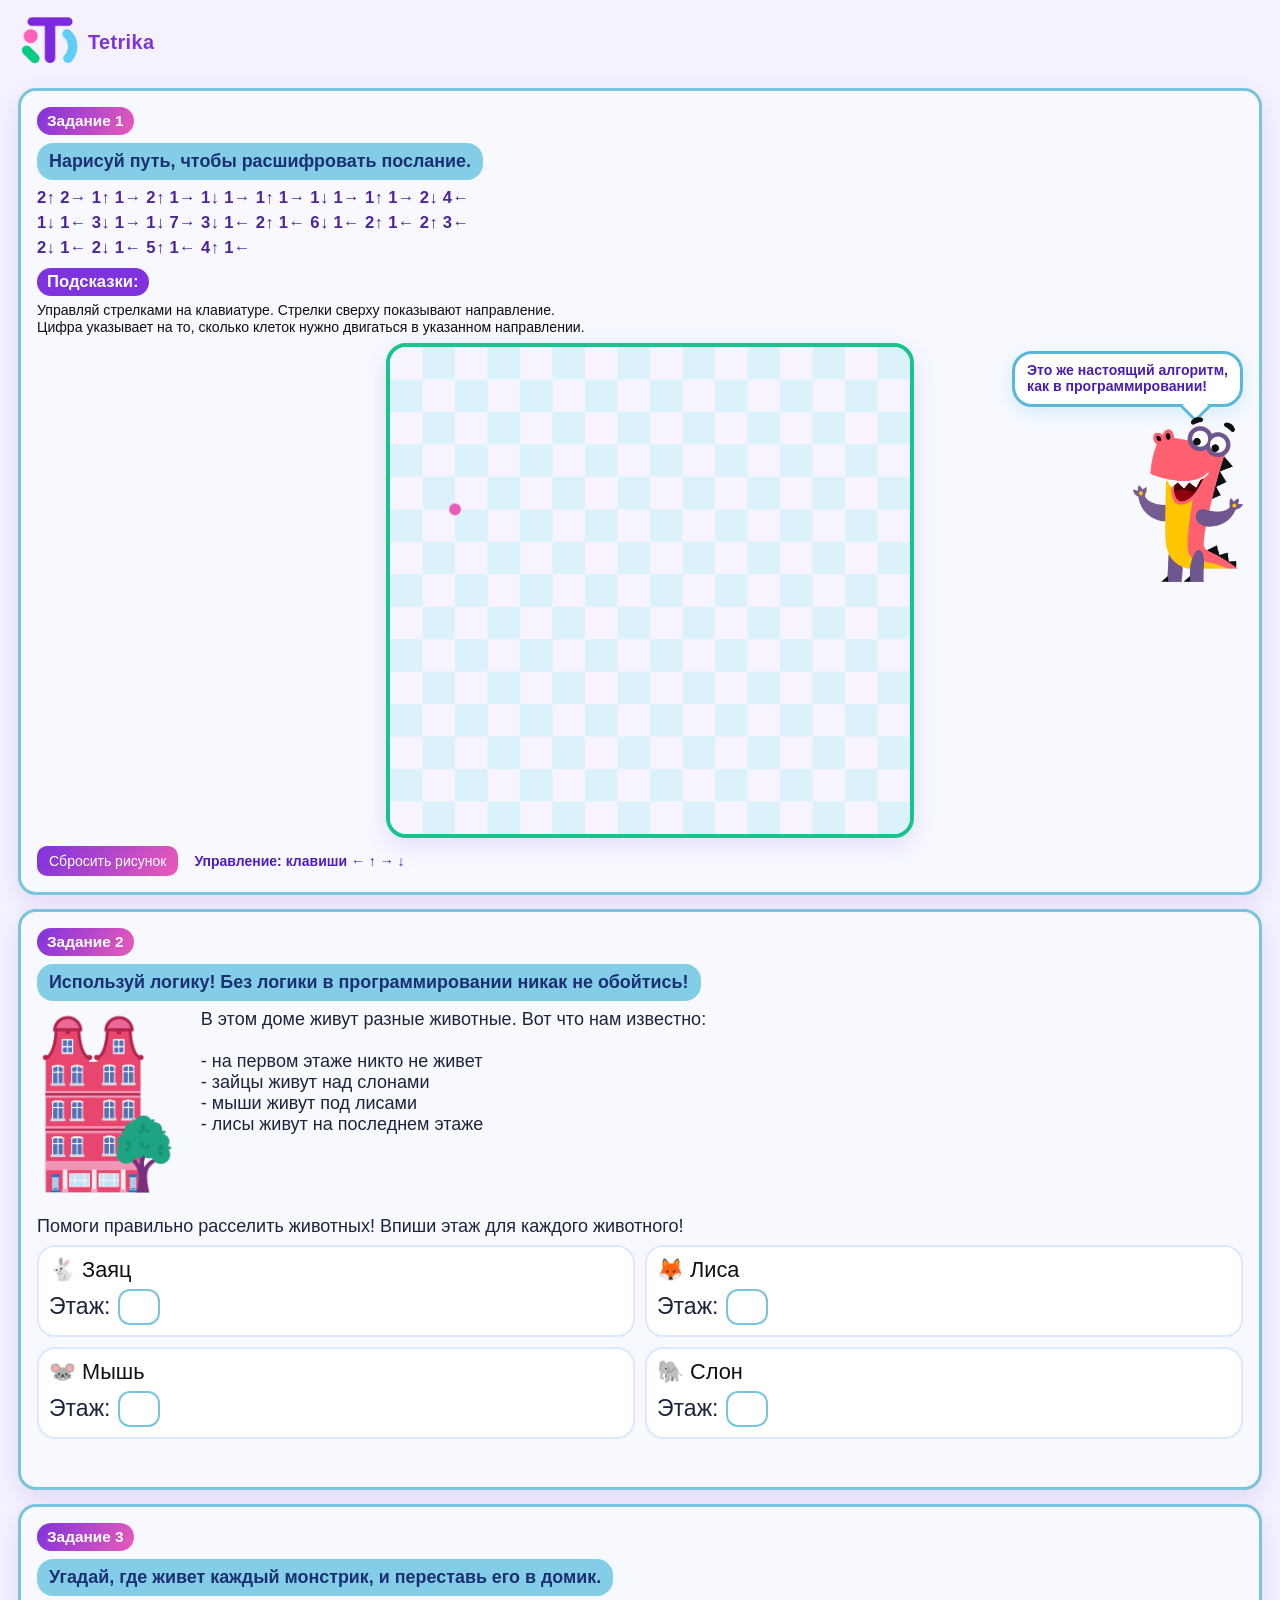
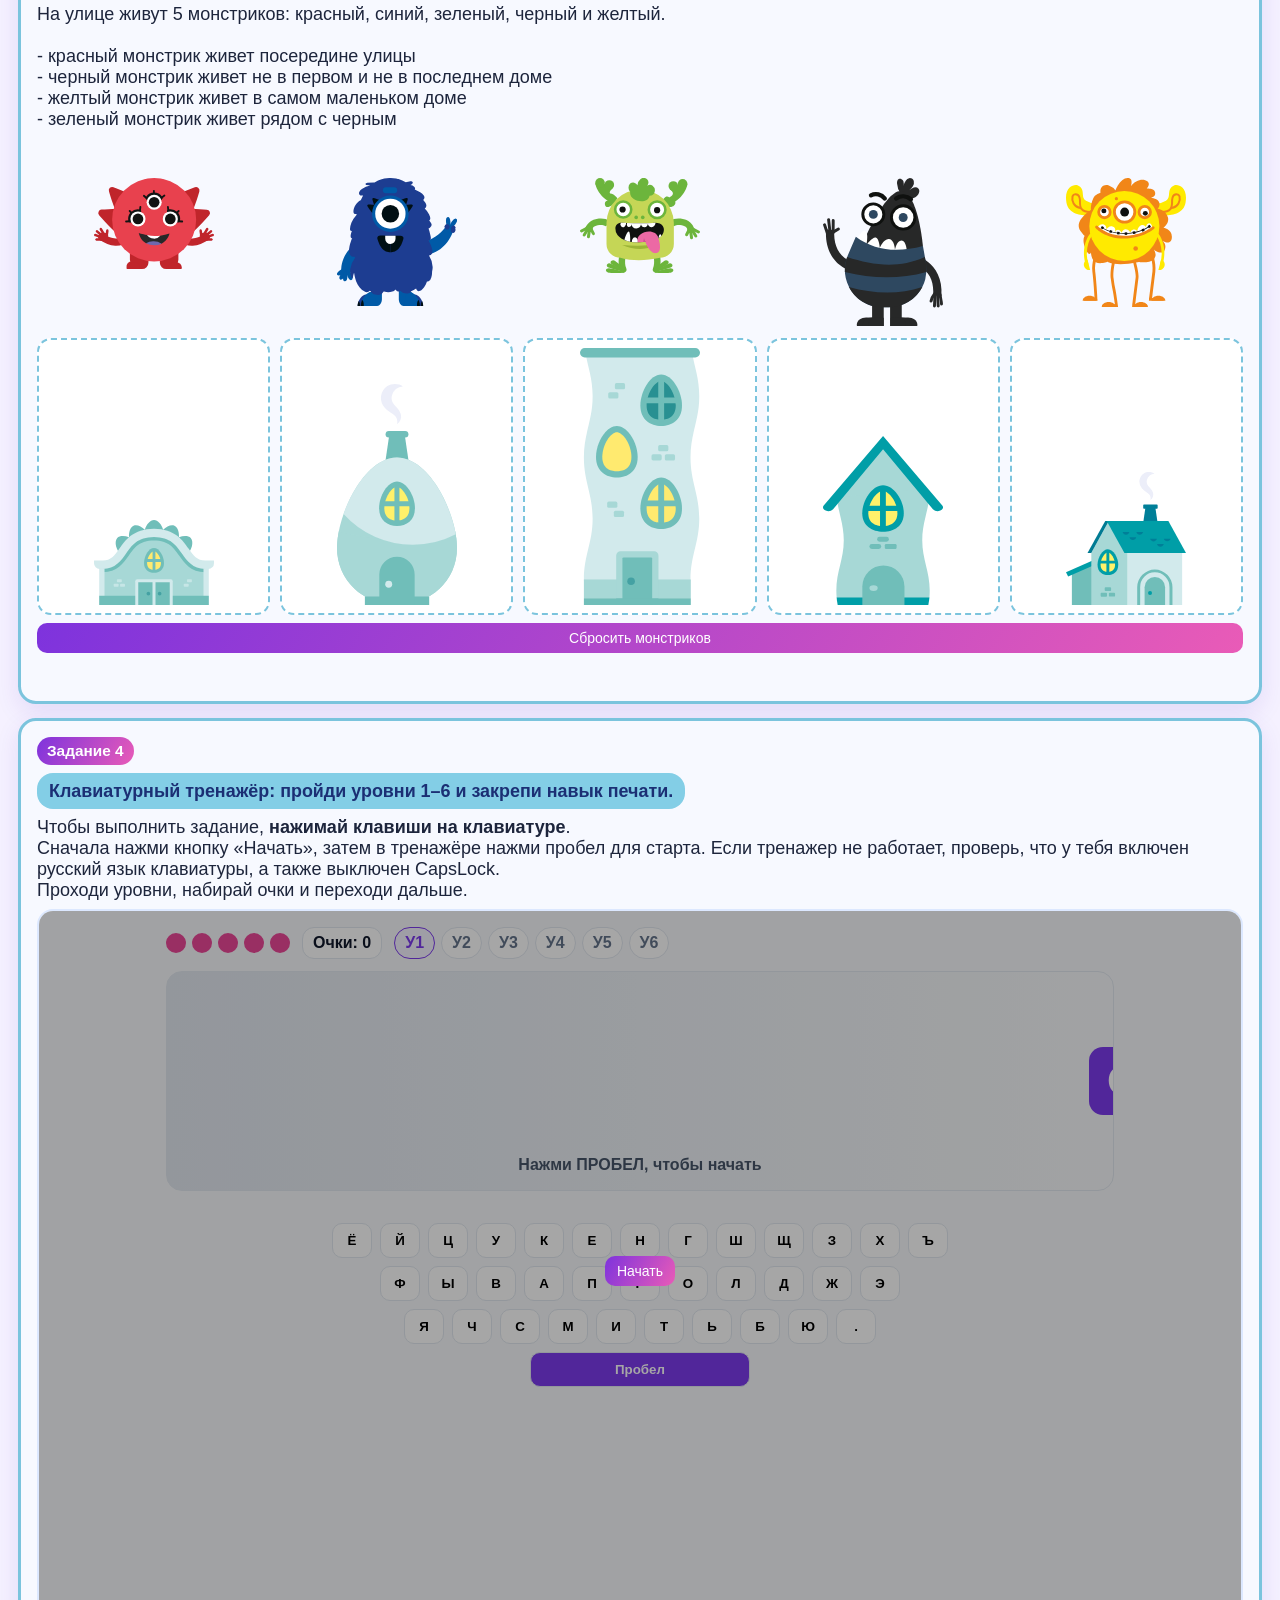
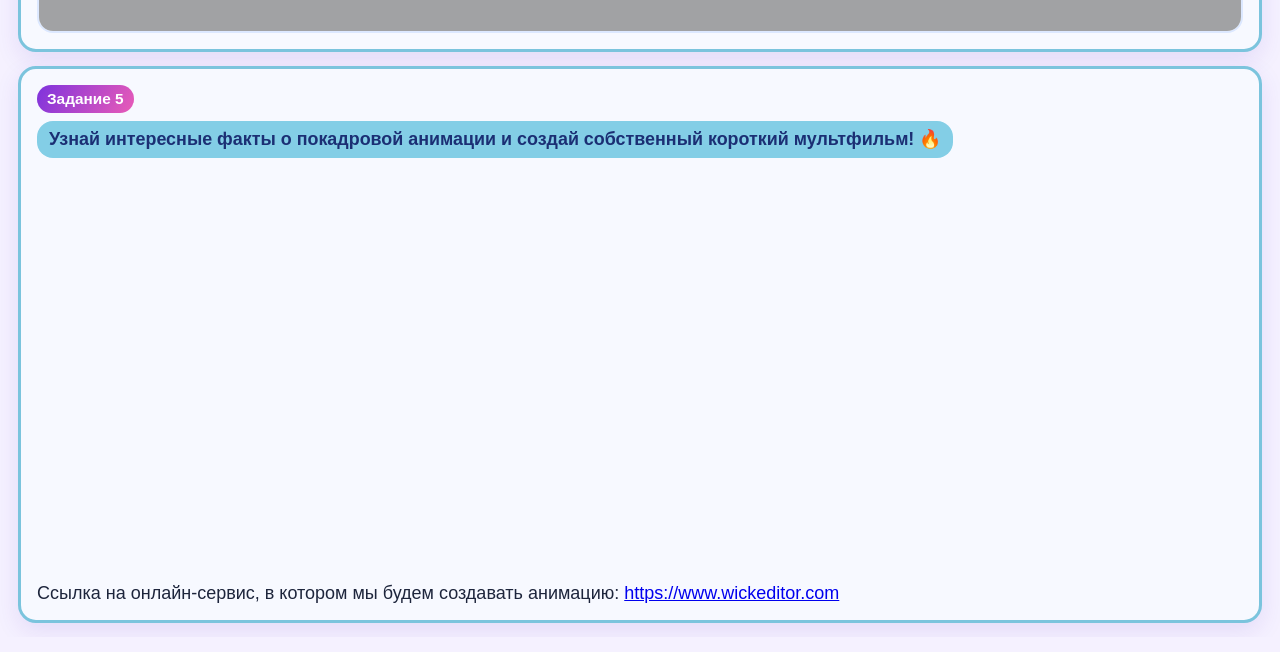
<file: index.html>
<!doctype html>
<html lang="ru">
  <head>
    <meta charset="UTF-8" />
    <meta name="viewport" content="width=device-width, initial-scale=1.0" />
    <title>Первый шаг</title>
    <link rel="stylesheet" href="styles.css" />
  </head>
  <body>
    <main class="page">
      <div class="brand">
        <img class="logo" src="logo.webp" alt="Логотип сервиса" />
        <span class="brand-name">Tetrika</span>
      </div>

      <section class="task" aria-label="Задание 1">
        <h2 class="task-title">Задание 1</h2>
        <h1 class="task-headline">Нарисуй путь, чтобы расшифровать послание.</h1>

        <section class="code" aria-label="Последовательность шагов">
          <p>2↑ 2→ 1↑ 1→ 2↑ 1→ 1↓ 1→ 1↑ 1→ 1↓ 1→ 1↑ 1→ 2↓ 4←</p>
          <p>1↓ 1← 3↓ 1→ 1↓ 7→ 3↓ 1← 2↑ 1← 6↓ 1← 2↑ 1← 2↑ 3←</p>
          <p>2↓ 1← 2↓ 1← 5↑ 1← 4↑ 1←</p>
        </section>

        <section class="hint">
          <h3>Подсказки:</h3>
          <p>Управляй стрелками на клавиатуре. Стрелки сверху показывают направление. <br> Цифра указывает на то, сколько клеток нужно двигаться в указанном направлении.</p>
        </section>

        <section class="play-area" aria-label="Область рисования и подсказка персонажа">
          <section class="board-wrap" aria-label="Поле для рисования">
            <canvas id="board" width="900" height="650"></canvas>
            <p class="success-overlay" id="success" role="status" aria-live="polite"></p>
          </section>

          <section class="character" aria-label="Подсказка персонажа">
            <div class="bubble">
              <p>Это же настоящий алгоритм,<br />как в программировании!</p>
            </div>
            <img class="dino" src="dino2.png" alt="Динозаврик подсказывает" />
          </section>
        </section>

        <div class="controls">
          <button id="reset">Сбросить рисунок</button>
          <p>Управление: клавиши ← ↑ → ↓</p>
        </div>
      </section>

      <section class="task task-logic" aria-label="Задание 2">
        <h2 class="task-title">Задание 2</h2>

        <h3 class="task-headline">Используй логику! Без логики в программировании никак не обойтись!</h3>

        <div class="logic-intro">
          <img class="logic-house" src="house.png" alt="Дом с этажами" />
          <p class="logic-text">В этом доме живут разные животные. Вот что нам известно: <br>
        <br>
          - на первом этаже никто не живет <br>
          - зайцы живут над слонами <br>
          - мыши живут под лисами <br>
          - лисы живут на последнем этаже </p>
        </div>
       

        <p class="logic-text">Помоги правильно расселить животных! Впиши этаж для каждого животного!</p>

        <div class="animals-grid" id="animals-grid">
          <label class="animal-card">
            <span class="animal-name">🐇 Заяц</span>
            <span class="animal-floor">Этаж: <input data-animal="rabbit" inputmode="numeric" maxlength="1" aria-label="Этаж для зайца" /></span>
          </label>
          <label class="animal-card">
            <span class="animal-name">🦊 Лиса</span>
            <span class="animal-floor">Этаж: <input data-animal="fox" inputmode="numeric" maxlength="1" aria-label="Этаж для лисы" /></span>
          </label>
          <label class="animal-card">
            <span class="animal-name">🐭 Мышь</span>
            <span class="animal-floor">Этаж: <input data-animal="mouse" inputmode="numeric" maxlength="1" aria-label="Этаж для мыши" /></span>
          </label>
          <label class="animal-card">
            <span class="animal-name">🐘 Слон</span>
            <span class="animal-floor">Этаж: <input data-animal="elephant" inputmode="numeric" maxlength="1" aria-label="Этаж для слона" /></span>
          </label>
        </div>

        <p class="logic-success" id="logic-success" role="status" aria-live="polite"></p>
      </section>

      <section class="task task-monsters" aria-label="Задание 3">
        <h2 class="task-title">Задание 3</h2>
        <h3 class="task-headline">Угадай, где живет каждый монстрик, и переставь его в домик.</h3>
  
        <p class="logic-text">
          На улице живут 5 монстриков: красный, синий, зеленый, черный и желтый.<br /><br />
          - красный монстрик живет посередине улицы<br />
          - черный монстрик живет не в первом и не в последнем доме<br />
          - желтый монстрик живет в самом маленьком доме<br />
          - зеленый монстрик живет рядом с черным<br />
        </p>
        <p></p>

        <div class="monster-task">
          <div class="monster-list" aria-label="Монстрики для перетаскивания">
            <img class="monster" id="monster-red" src="red.svg" alt="Красный монстрик" draggable="true" data-monster="red" />
            <img class="monster" id="monster-blue" src="blue.svg" alt="Синий монстрик" draggable="true" data-monster="blue" />
            <img class="monster" id="monster-green" src="green.svg" alt="Зеленый монстрик" draggable="true" data-monster="green" />
            <img class="monster" id="monster-black" src="black.svg" alt="Черный монстрик" draggable="true" data-monster="black" />
            <img class="monster" id="monster-yellow" src="yellow.svg" alt="Желтый монстрик" draggable="true" data-monster="yellow" />
          </div>

          <div class="houses-row" aria-label="Домики">
            <div class="house-slot" data-house="house1">
              <img src="house1.svg" alt="Домик 1" />
            </div>
            <div class="house-slot" data-house="house2">
              <img src="house2.svg" alt="Домик 2" />
            </div>
            <div class="house-slot" data-house="house3">
              <img src="house3.svg" alt="Домик 3" />
            </div>
            <div class="house-slot" data-house="house4">
              <img src="house4.svg" alt="Домик 4" />
            </div>
            <div class="house-slot" data-house="house5">
              <img src="house5.svg" alt="Домик 5" />
            </div>
          </div>
        </div>
        <button id="monsters-reset" type="button">Сбросить монстриков</button>
        <p class="logic-success" id="monsters-success" role="status" aria-live="polite"></p>
      </section>



      

      <section class="task" aria-label="Задание 4">
        <h2 class="task-title">Задание 4</h2>
        <h3 class="task-headline">Клавиатурный тренажёр: пройди уровни 1–6 и закрепи навык печати.</h3>
        <p class="logic-text">Чтобы выполнить задание, <b>нажимай клавиши на клавиатуре</b>. <br> Сначала нажми кнопку «Начать», затем в тренажёре нажми пробел для старта. Если тренажер не работает, проверь, что у тебя включен русский язык клавиатуры, а также выключен CapsLock. <br> Проходи уровни, набирай очки и переходи дальше.</p>
        <div class="trainer-wrap trainer-wrap--locked" id="trainer-wrap">
          <iframe src="difficulty-3.html" title="Клавиатурный тренажёр" loading="lazy"></iframe>
          <div class="trainer-start-overlay" id="trainer-start-overlay">
            <button id="trainer-start" type="button">Начать</button>
          </div>
        </div>
      </section>

      <section class="task" aria-label="Задание 5">
        <h2 class="task-title">Задание 5</h2>
        <h3 class="task-headline">Узнай интересные факты о покадровой анимации и создай собственный короткий мультфильм! 🔥</h3>
       
        <div class="video-wrap">
          <iframe
            width="720"
            height="405"
            src="https://rutube.ru/play/embed/9443acbd90754f274b69a835acc9a75a/?p=kGPwfU9O5a6I685BPv_kkg"
            style="border: none;"
            allow="clipboard-write; autoplay"
            allowFullScreen
          ></iframe>
        </div>
         <p class="logic-text">Ссылка на онлайн-сервис, в котором мы будем создавать анимацию: <a href="https://www.wickeditor.com" target="_blank" rel="noopener noreferrer">https://www.wickeditor.com</a></p>
      </section>
    </main>

    <div class="completion-modal" id="completion-modal" role="dialog" aria-modal="true" aria-labelledby="completion-title">
      <div class="completion-modal__content">
        <p id="completion-title">Ого! Ты выполнил все задания! Поздравляем! Еще более интересные задачи ждут тебя на занятиях в Тетрике!</p>
        <button id="completion-close" type="button">Ура!</button>
      </div>
      <div class="fireworks" id="fireworks" aria-hidden="true"></div>
    </div>

    <script src="script.js"></script>
  </body>
</html>
</file>
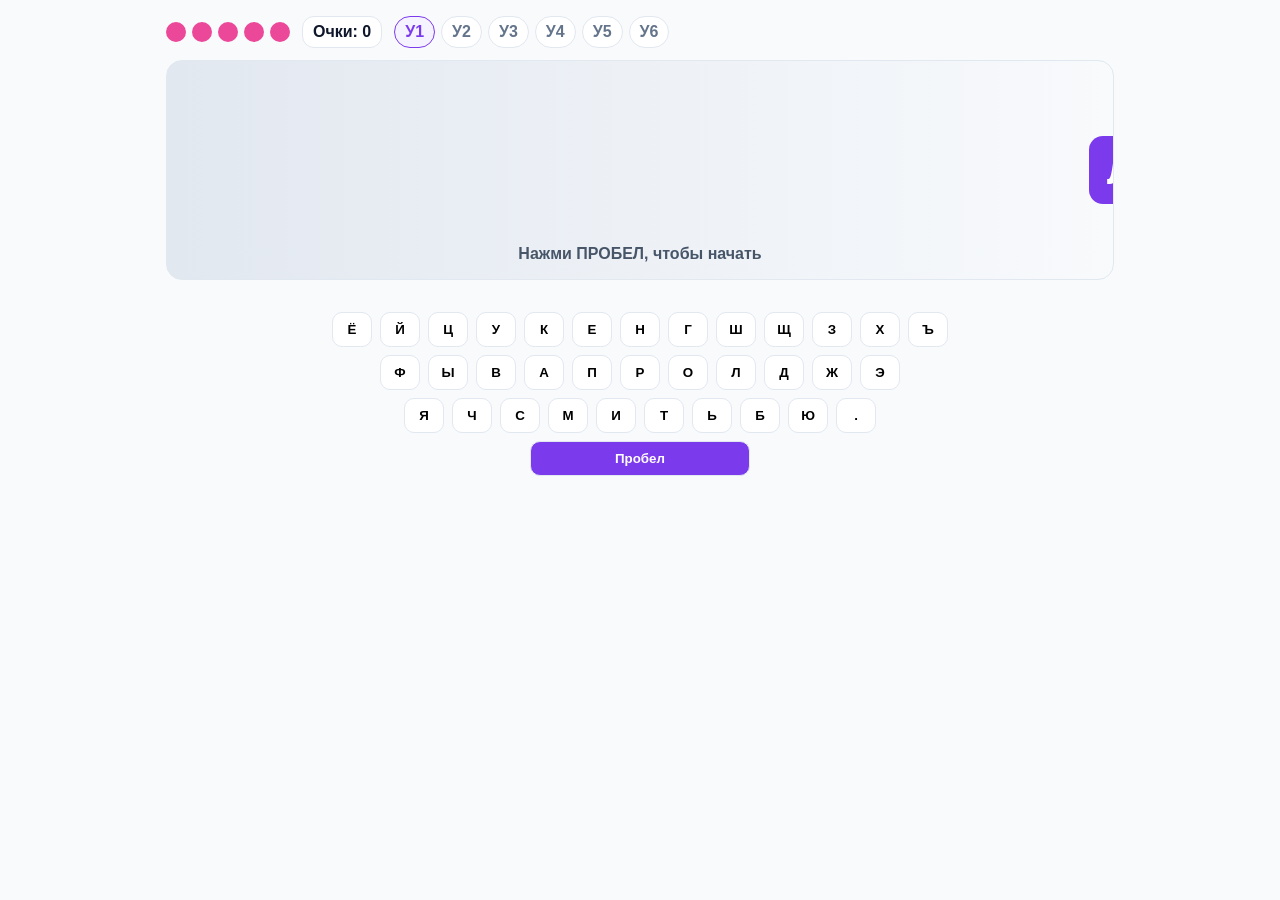
<file: difficulty-3.html>
<!doctype html>
<html lang="ru">
  <head>
    <meta charset="utf-8" />
    <meta name="viewport" content="width=device-width,initial-scale=1" />
    <title>Клавиатурный тренажёр</title>
    <style>
      :root { --bg:#f8fafc; --panel:#fff; --text:#0f172a; --violet:#7c3aed; --border:#e2e8f0; --pink:#ec4899; }
      * { box-sizing: border-box; }
      body { margin:0; font-family: Arial, sans-serif; background:var(--bg); color:var(--text); }
      .wrap { width:min(980px,100%); margin:0 auto; padding:16px; }
      .stats { display:flex; gap:12px; align-items:center; flex-wrap:wrap; margin-bottom:12px; }
      .levels{display:flex;gap:6px;align-items:center;flex-wrap:wrap}
      .level-chip{min-width:32px;padding:6px 10px;border-radius:999px;border:1px solid var(--border);background:#fff;color:#64748b;font-weight:700;text-align:center}
      .level-chip.current{border-color:var(--violet);color:var(--violet);background:#f5f3ff}
      .level-chip.done{border-color:#16a34a;background:#dcfce7;color:#166534}
      .tag { background:#fff; border:1px solid var(--border); border-radius:12px; padding:6px 10px; font-weight:700; }
      .arena { position:relative; height:220px; border:1px solid var(--border); border-radius:16px; background:linear-gradient(90deg,#e2e8f0,#f8fafc); overflow:hidden; }
      .fly { position:absolute; left:0; top:50%; transform:translateY(-50%); font-weight:900; font-size:42px; background:var(--violet); color:#fff; padding:10px 18px; border-radius:14px; }
      .hint { position:absolute; inset:auto 0 16px; text-align:center; color:#475569; font-weight:700; }
      .kbd-outer { margin-top:16px; overflow:hidden; }
      .kbd { margin-top:16px; display:flex; flex-direction:column; gap:8px; align-items:center; transform-origin: top center; pointer-events:none; }
      .row { display:flex; gap:8px; }
      .key { min-width:40px; padding:9px 10px; border:1px solid var(--border); border-radius:10px; background:var(--panel); font-weight:700; }
      .key.active { background:var(--violet); color:#fff; }
      .key.wrong { background:#ef4444; color:#fff; }
      .spacekey { min-width:220px; }
      .lives{display:flex;gap:6px}
      .heart{width:20px;height:20px;border:2px solid var(--pink);border-radius:50%;display:inline-block}
      .heart.filled{background:var(--pink)}
      .overlay{display:none;position:absolute;inset:0;background:rgba(15,23,42,.55);align-items:center;justify-content:center;padding:16px}
      .overlay-card{background:#fff;border-radius:12px;padding:16px;max-width:320px;width:100%;text-align:center}
      .actions{display:flex;gap:8px;justify-content:center;margin-top:10px}
    </style>
  </head>
  <body>
    <div class="wrap">
      <div class="stats">
        <div class="lives" id="lives"></div>
        <div class="tag" id="scoreTag">Очки: 0</div>
        <div class="levels" id="levels"></div>
      </div>
      <div class="arena" id="arena">
        <div class="fly" id="fly">Ф</div>
        <div class="hint" id="arenaHint">Нажми ПРОБЕЛ, чтобы начать</div>
        <div class="overlay" id="over">
          <div class="overlay-card">
            <h3 id="overlayTitle">Игра окончена</h3>
            <p id="finalScore">Ваш счёт: 0</p>
            <div class="actions">
              <button id="retryBtn" type="button">Начать заново</button>
              <button id="nextBtn" type="button" style="display:none">Следующий уровень</button>
            </div>
          </div>
        </div>
      </div>

      <div class="kbd-outer"><div class="kbd" id="kbd"></div></div>
    </div>

<script>
(function(){
  const RU_LAYOUT = [
    ["Ё","Й","Ц","У","К","Е","Н","Г","Ш","Щ","З","Х","Ъ"],
    ["Ф","Ы","В","А","П","Р","О","Л","Д","Ж","Э"],
    ["Я","Ч","С","М","И","Т","Ь","Б","Ю", "."]
  ];
  const LETTER_ORDER = ["О","Е","А","И","Н","Т","С","Р","В","Л","К","М","Д","П","У","Я","Ы","Ь","Г","З","Б","Ч","Й","Х","Ж","Ш","Ю","Ц","Щ","Э","Ф","Ъ","Ё"];
  const LEVEL_SIZES = {1:12,2:16,3:20,4:24,5:27,6:30};
  const SPEED = {1:105,2:125,3:145,4:165,5:185,6:205,7:225};
  const START_LIVES=5, RIGHT_PAD=24, TARGET_SCORE=20;

  const fly=document.getElementById('fly');
  const arena=document.getElementById('arena');
  const livesEl=document.getElementById('lives');
  const scoreTag=document.getElementById('scoreTag');
  const overlay=document.getElementById('over');
  const overlayTitle=document.getElementById('overlayTitle');
  const finalScore=document.getElementById('finalScore');
  const retryBtn=document.getElementById('retryBtn');
  const nextBtn=document.getElementById('nextBtn');
  const arenaHint=document.getElementById('arenaHint');
  const kbd=document.getElementById('kbd');
  const levelsEl=document.getElementById('levels');

  const keyButtons=new Map();
  RU_LAYOUT.forEach(row=>{ const rowEl=document.createElement('div'); rowEl.className='row';
    row.forEach(k=>{ const b=document.createElement('button'); b.className='key'; b.textContent=k;
      rowEl.appendChild(b); keyButtons.set(k,b); });
    kbd.appendChild(rowEl);
  });
  const spaceRow=document.createElement('div'); spaceRow.className='row';
  const spaceBtn=document.createElement('button'); spaceBtn.className='key spacekey'; spaceBtn.textContent='Пробел'; spaceBtn.id='spaceKey';
  spaceRow.appendChild(spaceBtn); kbd.appendChild(spaceRow);

  function applyKbdScale(){ const outer=document.querySelector('.kbd-outer'); const inner=document.querySelector('.kbd');
    if(!outer||!inner) return; const available=outer.clientWidth; const base=920;
    const s=Math.min(1, Math.max(0.6, available/base)); inner.style.transform='scale('+s+')'; }
  window.addEventListener('resize', applyKbdScale); applyKbdScale();

  let level=1,setLetters=[],running=false,levelComplete=false;

  function reportTrainerProgress() {
    window.parent.postMessage({
      type: 'trainer-progress',
      level,
      completed: level > 6
    }, '*');
  }
  let x=0,lastTs=null,lives=START_LIVES,score=0,target='Ф',lastTarget='';

  function lettersForLevelNum(n){ const size = LEVEL_SIZES[n] || LEVEL_SIZES[6]; return LETTER_ORDER.slice(0, size); }
  function makeHeart(f){ const el=document.createElement('span'); el.className='heart'+(f?' filled':''); return el; }
  function renderLives(){ livesEl.innerHTML=''; for(let i=0;i<START_LIVES;i++) livesEl.appendChild(makeHeart(i<lives)); }
  function up(s){ return (s||'').toLocaleUpperCase('ru'); }
  function highlight(){ keyButtons.forEach((b,l)=> b.classList.toggle('active', running && !levelComplete && l===target)); document.getElementById('spaceKey').classList.toggle('active', !running); }
  function randomNext(){ const pool = setLetters.length ? setLetters : LETTER_ORDER; let next = pool[Math.floor(Math.random()*pool.length)]; if(pool.length>1 && next===lastTarget){ next = pool[(pool.indexOf(next)+1)%pool.length]; } target=next; lastTarget=next; }
  function spawn(){ const w=arena.clientWidth||800; x=w-RIGHT_PAD; randomNext(); fly.textContent=target; fly.style.left=x+'px'; highlight(); }
  function renderLevels(){
    levelsEl.innerHTML='';
    for(let i=1;i<=6;i++){
      const chip=document.createElement('span');
      chip.className='level-chip'+(i<level?' done':'')+(i===level?' current':'');
      chip.textContent='У'+i;
      levelsEl.appendChild(chip);
    }
  }
  function setLevel(n){ level=n; setLetters=lettersForLevelNum(n); renderLevels(); resetRound(); reportTrainerProgress(); }
  function start(){ if(running||levelComplete) return; if(lives<=0){ lives=START_LIVES; score=0; updateScore(); } running=true; arenaHint.style.display='none'; overlay.style.display='none'; lastTs=null; highlight(); }
  function gameOver(){ running=false; overlay.style.display='flex'; overlayTitle.textContent='Игра окончена'; finalScore.textContent='Ваш счёт: '+score; retryBtn.style.display='inline-block'; nextBtn.style.display='none'; highlight(); }
  function updateScore(){ scoreTag.textContent='Очки: '+score; if(score>=TARGET_SCORE && !levelComplete){ levelComplete=true; running=false; overlay.style.display='flex'; overlayTitle.textContent='Уровень пройден!'; finalScore.textContent='Очки: '+score; retryBtn.style.display='none'; nextBtn.style.display= level<6 ? 'inline-block':'none'; if(level===6){ level=7; reportTrainerProgress(); } } }
  function flashWrongKey(letter){ const btn=keyButtons.get(letter); if(!btn) return; btn.classList.add('wrong'); setTimeout(()=>btn.classList.remove('wrong'),220); }
  function loseLife(){ if(!running) return; lives-=1; renderLives(); if(lives<=0) gameOver(); }
  function handleInput(ch){ if(!running) return; const pressed=up(ch); if(pressed===target){ score+=1; updateScore(); spawn(); return; } if(keyButtons.has(pressed)){ flashWrongKey(pressed); loseLife(); } }
  function loop(ts){ if(lastTs==null) lastTs=ts; const dt=(ts-lastTs)/1000; lastTs=ts; if(running){ x-=(SPEED[level]||120)*dt; fly.style.left=x+'px'; if(x<=8){ loseLife(); spawn(); } } requestAnimationFrame(loop); }
  function resetRound(){ lives=START_LIVES; score=0; levelComplete=false; running=false; renderLives(); updateScore(); arenaHint.style.display='block'; spawn(); highlight(); }

  window.addEventListener('keydown', e=>{ if(e.code==='Space'){ e.preventDefault(); if(running) handleInput(' '); else start(); } else handleInput(e.key); });
  retryBtn.addEventListener('click', ()=>{ overlay.style.display='none'; resetRound(); });
  nextBtn.addEventListener('click', ()=>{ if(level<6) setLevel(level+1); else { level=7; reportTrainerProgress(); } overlay.style.display='none'; });

  setLevel(1);
  requestAnimationFrame(loop);
})();
</script>
</body>
</html>
</file>
<file: styles.css>
:root {
  --bg: #f5f1ff;
  --ink: #4f1dbc;
  --purple: #7e33dd;
  --pink: #e95bb7;
  --green: #18c48a;
  --blue: #5ab7d9;
  --cell-light: #f7f4ff;
  --cell-blue: #dbf2fb;
  --line: #5620b9;
}

* {
  box-sizing: border-box;
}

body {
  margin: 0;
  font-family: "Arial", "Helvetica Neue", sans-serif;
  background: var(--bg);
  color: #101010;
  min-height: 100vh;
}

.page {
  max-width: 1280px;
  margin: 0 auto;
  padding: 10px 18px 14px;
  min-height: 100vh;
  display: flex;
  flex-direction: column;
  gap: 14px;
}

.task {
  display: flex;
  flex-direction: column;
  gap: 8px;
  background: #f7f9ff;
  border: 3px solid #7bc4dd;
  border-radius: 18px;
  padding: clamp(10px, 1.4vw, 16px);
  box-shadow: 0 8px 24px rgba(79, 29, 188, 0.1);
}

.task {
  position: relative;
}

.task-done-badge {
  position: absolute;
  top: 10px;
  right: 12px;
  background: #e8fff3;
  border: 2px solid #18c48a;
  color: #0f8f64;
  border-radius: 999px;
  padding: 4px 10px;
  font-size: 13px;
  font-weight: 700;
  opacity: 0;
  transform: translateY(-4px);
  pointer-events: none;
  transition: opacity 0.2s ease, transform 0.2s ease;
}

.task.task-completed {
  background: #f2fff8;
}

.task.task-completed .task-done-badge {
  opacity: 1;
  transform: translateY(0);
}

.brand {
  display: inline-flex;
  align-items: center;
  gap: 6px;
  align-self: flex-start;
}

.logo {
  width: clamp(42px, 5vw, 64px);
  height: auto;
}

.brand-name {
  font-size: clamp(16px, 1.55vw, 22px);
  font-weight: 800;
  color: var(--purple);
  letter-spacing: 0.02em;
}

.task-title {
  margin: 0;
  display: inline-block;
  align-self: flex-start;
  background: linear-gradient(120deg, var(--purple), var(--pink));
  color: #fff;
  border-radius: 14px;
  padding: 5px 10px;
  font-size: clamp(14px, 1.2vw, 18px);
}

.task-headline {
  margin: 0;
  display: inline-block;
  align-self: flex-start;
  background: #83cee6;
  color: #1b2f74;
  border-radius: 16px;
  padding: 8px 12px;
  font-size: clamp(16px, 1.4vw, 24px);
  font-weight: 700;
  line-height: 1.15;
}

.code {
  display: grid;
  gap: 5px;
}

.code p {
  margin: 0;
  font-size: clamp(15px, 1.3vw, 20px);
  font-weight: 700;
  letter-spacing: 0.02em;
  color: #4e2598;
}

.hint {
  margin-top: 2px;
}

.hint h3 {
  display: inline-block;
  background: var(--purple);
  color: #f4fbff;
  border-radius: 20px;
  margin: 0 0 6px;
  padding: 4px 10px;
  font-size: clamp(14px, 1.3vw, 18px);
}

.hint p {
  margin: 0;
  font-size: clamp(13px, 1.1vw, 16px);
  font-weight: 500;
  line-height: 1.2;
}

.play-area {
  display: grid;
  grid-template-columns: minmax(0, 1fr) clamp(190px, 24vw, 320px);
  align-items: start;
  gap: clamp(12px, 1.8vw, 22px);
  width: min(100%, 1240px);
  margin-left: auto;
}

.board-wrap {
  position: relative;
  width: 100%;
  margin-left: auto;
  border: 4px solid var(--green);
  border-radius: 20px;
  overflow: hidden;
  background: var(--cell-light);
  flex: 1 1 auto;
  min-height: 240px;
  box-shadow: 0 8px 24px rgba(79, 29, 188, 0.12);
}

#board {
  width: 100%;
  height: 100%;
  display: block;
}

.controls {
  margin: 0;
  display: flex;
  gap: 16px;
  align-items: center;
  flex-wrap: wrap;
}

button {
  border: 0;
  background: linear-gradient(120deg, var(--purple), var(--pink));
  color: #fff;
  border-radius: 10px;
  padding: 7px 12px;
  font-size: 14px;
  cursor: pointer;
}

.controls p {
  margin: 0;
  font-size: 14px;
  color: #4f1dbc;
  font-weight: 600;
}

.success-overlay {
  position: absolute;
  inset: auto 16px 16px;
  margin: 0;
  padding: 10px 14px;
  border-radius: 14px;
  background: rgba(255, 255, 255, 0.88);
  color: #119a6c;
  font-size: clamp(16px, 1.5vw, 22px);
  font-weight: 700;
  box-shadow: 0 6px 18px rgba(17, 154, 108, 0.2);
  opacity: 0;
  transform: translateY(8px);
  pointer-events: none;
  transition: opacity 0.2s ease, transform 0.2s ease;
}

.success-overlay.visible {
  opacity: 1;
  transform: translateY(0);
}

.character {
  padding-top: 8px;
  display: flex;
  flex-direction: column;
  align-items: flex-end;
  gap: 10px;
}

.bubble {
  max-width: 100%;
  background: #ffffff;
  color: #4a1eb2;
  border: 3px solid var(--blue);
  border-radius: 20px;
  padding: 9px 12px;
  position: relative;
  box-shadow: 0 6px 18px rgba(90, 183, 217, 0.2);
}

.bubble::after {
  content: "";
  position: absolute;
  right: 34px;
  bottom: -14px;
  width: 18px;
  height: 18px;
  background: #ffffff;
  border-right: 3px solid var(--blue);
  border-bottom: 3px solid var(--blue);
  transform: rotate(45deg);
}

.bubble p {
  margin: 0;
  font-size: clamp(13px, 1.1vw, 16px);
  font-weight: 700;
  line-height: 1.12;
}

.dino {
  width: clamp(76px, 9vw, 110px);
  height: auto;
  transform: scaleX(-1);
}


.logic-intro {
  display: flex;
  align-items: flex-start;
  gap: clamp(12px, 1.8vw, 24px);
}

.logic-house {
  width: clamp(90px, 11vw, 150px);
  height: auto;
  flex: 0 0 auto;
}

.logic-text {
  margin: 0;
  font-size: clamp(18px, 1.2vw, 22px);
  color: #1d253c;
}

.logic-rules {
  margin: 0;
  padding-left: 22px;
  display: grid;
  gap: 6px;
}

.logic-rules li {
  font-size: clamp(18px, 1.6vw, 26px);
  color: #1d253c;
}

.animals-grid {
  display: grid;
  grid-template-columns: repeat(2, minmax(220px, 1fr));
  gap: 10px;
}

.animal-card {
  display: flex;
  flex-direction: column;
  gap: 6px;
  padding: 10px;
  border-radius: 18px;
  background: #fff;
  border: 2px solid #dce8ff;
}

.animal-name {
  font-size: clamp(18px, 1.7vw, 24px);
}

.animal-floor {
  display: inline-flex;
  align-items: center;
  gap: 8px;
  font-size: clamp(18px, 1.8vw, 24px);
  color: #1d253c;
}

.animal-floor input {
  width: 42px;
  height: 36px;
  border-radius: 12px;
  border: 2px solid #7bc4dd;
  font-size: 22px;
  text-align: center;
  color: #1d253c;
}

.animal-floor input:focus {
  outline: 3px solid rgba(90, 183, 217, 0.35);
}

.logic-success {
  margin: 0;
  min-height: 24px;
  color: #119a6c;
  font-size: clamp(16px, 1.3vw, 20px);
  font-weight: 700;
}



.trainer-wrap {
  position: relative;
  width: 100%;
  min-height: clamp(520px, 80vh, 920px);
  border: 2px solid #dce8ff;
  border-radius: 16px;
  overflow: hidden;
  background: #fff;
}

.trainer-wrap iframe {
  width: 100%;
  height: clamp(520px, 80vh, 920px);
  border: 0;
  display: block;
}

.trainer-wrap--locked iframe {
  filter: brightness(0.65);
}

.trainer-start-overlay {
  position: absolute;
  inset: 0;
  display: flex;
  align-items: center;
  justify-content: center;
  padding: 16px;
}

.trainer-start-overlay[hidden] {
  display: none;
}


.video-wrap {
  width: min(100%, 720px);
}

.video-wrap iframe {
  width: 100%;
  aspect-ratio: 16 / 9;
  height: auto;
  border-radius: 12px;
}

.monster-task {
  display: grid;
  gap: 12px;
}

.monster-list,
.houses-row {
  display: grid;
  grid-template-columns: repeat(5, minmax(90px, 1fr));
  gap: 10px;
}

.monster {
  width: 100%;
  max-width: 120px;
  justify-self: center;
  cursor: grab;
}

.house-slot {
  border: 2px dashed #7bc4dd;
  border-radius: 14px;
  padding: 8px;
  min-height: 138px;
  display: grid;
  justify-items: center;
  align-items: end;
  background: #fff;
}

.house-slot > img {
  width: 100%;
  max-width: 120px;
}

.house-slot .monster {
  max-width: 82px;
  margin-bottom: 4px;
}

.house-correct {
  border-color: #18c48a;
}

.house-wrong {
  border-color: #f05d7f;
}

@media (max-width: 900px) {
  .play-area {
    grid-template-columns: 1fr;
    gap: 12px;
  }

  .character {
    align-items: flex-start;
    padding-top: 0;
  }

  .bubble::after {
    right: auto;
    left: 34px;
  }

  .animals-grid {
    grid-template-columns: 1fr;
  }

  .monster-list,
  .houses-row {
    grid-template-columns: repeat(3, minmax(80px, 1fr));
  }

  .logic-intro {
    align-items: center;
  }
}

@media (max-width: 700px) {
  .page {
    padding: 12px 14px 16px;
    gap: 14px;
  }

  .code p {
    font-size: 16px;
  }

  .hint p {
    font-size: 14px;
  }

  .controls p {
    font-size: 13px;
  }

  .bubble p {
    font-size: 14px;
  }

  .character {
    gap: 6px;
  }

  .animal-floor {
    font-size: 22px;
  }

  .monster-list,
  .houses-row {
    grid-template-columns: repeat(2, minmax(80px, 1fr));
  }
}


.completion-modal {
  position: fixed;
  inset: 0;
  display: none;
  align-items: center;
  justify-content: center;
  background: rgba(27, 14, 61, 0.74);
  z-index: 30;
  padding: 20px;
}

.completion-modal.visible {
  display: flex;
}

.completion-modal__content {
  position: relative;
  z-index: 2;
  max-width: 760px;
  background: #fff;
  border-radius: 20px;
  border: 4px solid #7e33dd;
  box-shadow: 0 16px 40px rgba(0, 0, 0, 0.2);
  padding: clamp(18px, 3vw, 28px);
  text-align: center;
}

.completion-modal__content p {
  margin: 0 0 18px;
  font-size: clamp(22px, 2.1vw, 32px);
  line-height: 1.2;
  color: #4f1dbc;
  font-weight: 700;
}

#completion-close {
  padding: 8px 18px;
  font-size: clamp(16px, 1.4vw, 20px);
}

.fireworks {
  position: absolute;
  inset: 0;
  pointer-events: none;
  overflow: hidden;
}

.firework {
  --x: 50%;
  --y: 50%;
  --size: 12px;
  position: absolute;
  left: var(--x);
  top: var(--y);
  width: var(--size);
  height: var(--size);
  border-radius: 50%;
  animation: fireworks-burst 1.5s ease-out infinite;
  opacity: 0;
}

.firework::before,
.firework::after {
  content: '';
  position: absolute;
  inset: 0;
  border-radius: 50%;
}

.firework::before {
  background: currentColor;
  box-shadow:
    0 -36px 0 2px,
    25px -25px 0 2px,
    36px 0 0 2px,
    25px 25px 0 2px,
    0 36px 0 2px,
    -25px 25px 0 2px,
    -36px 0 0 2px,
    -25px -25px 0 2px;
}

.firework::after {
  transform: scale(0.6);
  background: rgba(255, 255, 255, 0.8);
}

@keyframes fireworks-burst {
  0% {
    transform: translate(-50%, -50%) scale(0.2);
    opacity: 0;
  }
  25% {
    opacity: 1;
  }
  100% {
    transform: translate(-50%, -50%) scale(1.1);
    opacity: 0;
  }
}

.success-overlay--error {
  color: #cf2d2d;
  box-shadow: 0 6px 18px rgba(207, 45, 45, 0.2);
}

.logic-success--error {
  color: #cf2d2d;
}
</file>
